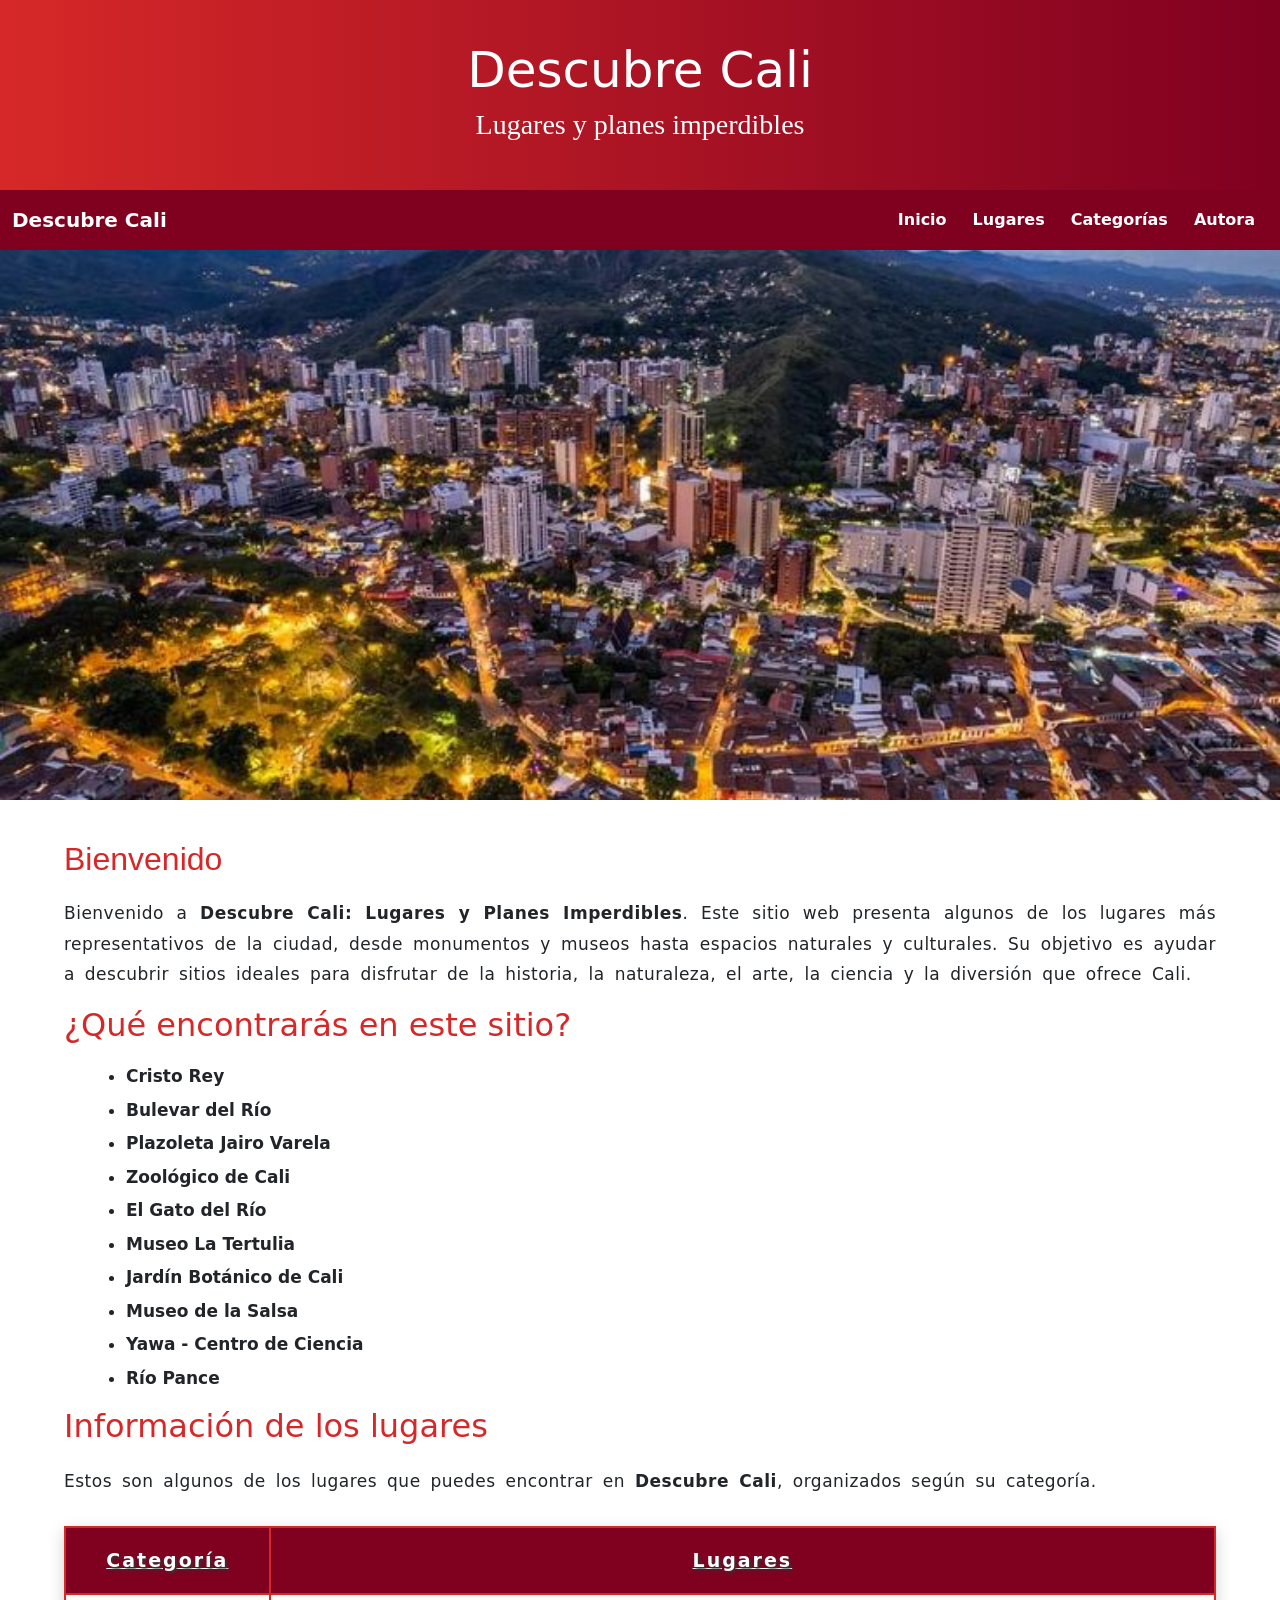
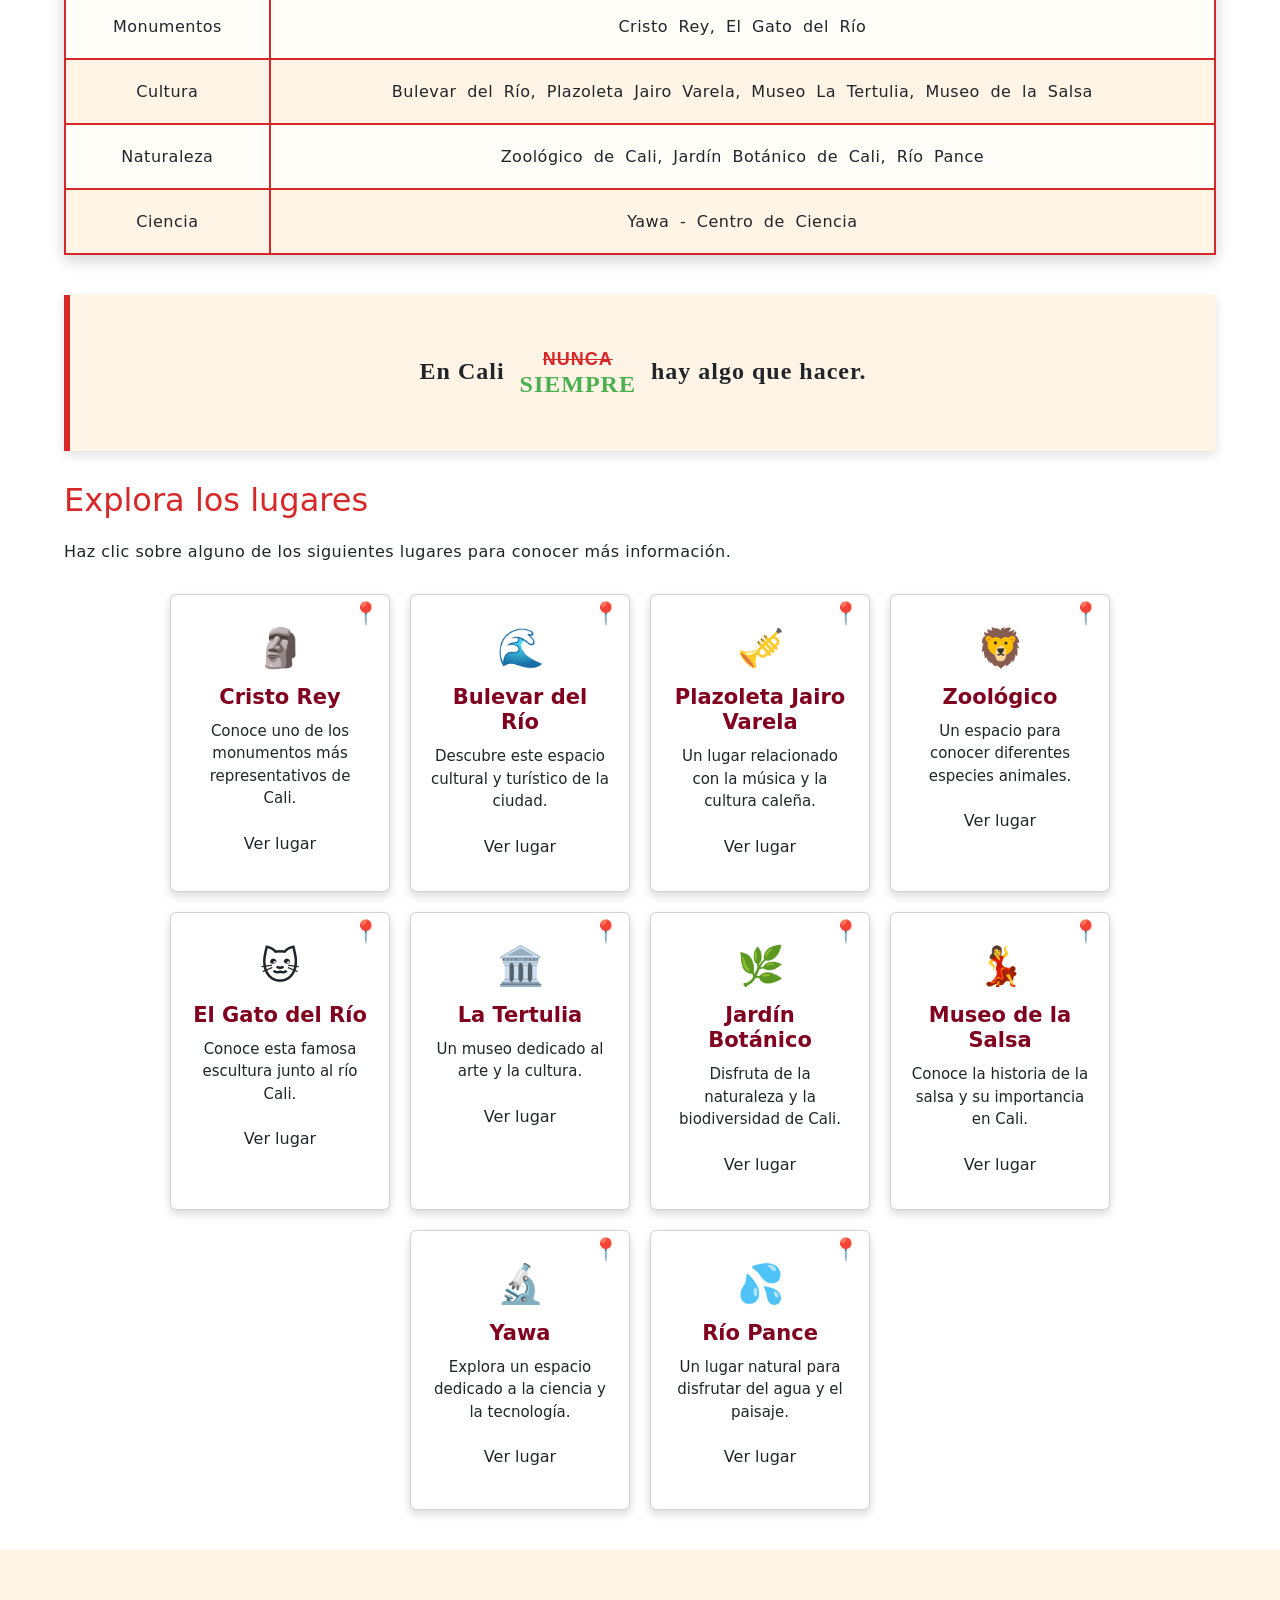
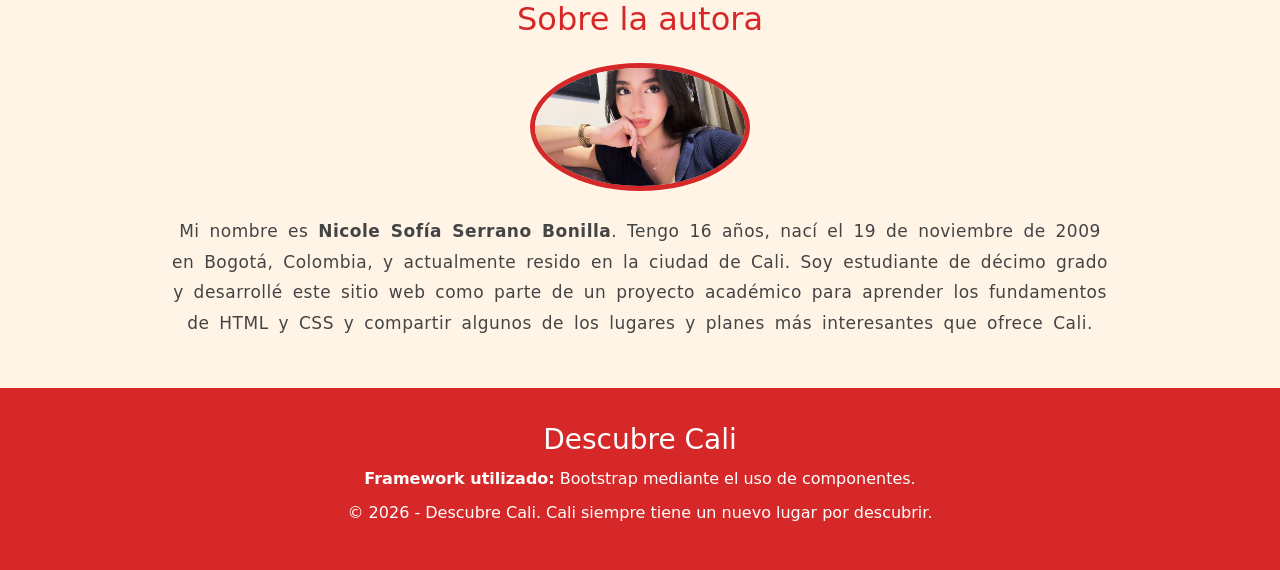
<file: index.html>
<!DOCTYPE html>
<html lang="es">

<head>
    <meta charset="UTF-8">
    <meta name="viewport" content="width=device-width, initial-scale=1.0">

    <title>Descubre Cali</title>

    <!-- CSS propio -->
    <link rel="stylesheet" href="css/estilos.css">

    <!-- Bootstrap 5 -->
    <link href="https://cdn.jsdelivr.net/npm/bootstrap@5.3.3/dist/css/bootstrap.min.css" rel="stylesheet">
</head>

<body>

    <!-- HEADER -->
    <header>
        <h1>Descubre Cali</h1>
        <h2 class="subtitulo">Lugares y planes imperdibles</h2>
    </header>

    <!-- MENÚ DE NAVEGACIÓN -->
    <nav class="navbar navbar-expand-lg navbar-dark menu-bootstrap">
        <div class="container-fluid">

            <a class="navbar-brand" href="#bienvenida">
                Descubre Cali
            </a>

            <button class="navbar-toggler" type="button" data-bs-toggle="collapse"
                data-bs-target="#menuPrincipal" aria-controls="menuPrincipal"
                aria-expanded="false" aria-label="Mostrar menú">

                <span class="navbar-toggler-icon"></span>

            </button>

            <div class="collapse navbar-collapse" id="menuPrincipal">

                <div class="navbar-nav ms-auto">

                    <a class="nav-link" href="#bienvenida">Inicio</a>
                    <a class="nav-link" href="#lugares">Lugares</a>
                    <a class="nav-link" href="#categorias">Categorías</a>
                    <a class="nav-link" href="#autora">Autora</a>

                </div>

            </div>

        </div>
    </nav>

    <!-- IMAGEN PRINCIPAL -->
    <section class="imagen-principal">
        <img src="imagenes/cali.jpg" alt="Panorámica de Cali">
    </section>

    <!-- BIENVENIDA -->
    <section>

        <article id="bienvenida">

            <h2 id="titulo-bienvenida">Bienvenido</h2>

            <p id="parrafo-bienvenida" class="texto-principal">
                Bienvenido a <strong>Descubre Cali: Lugares y Planes Imperdibles</strong>.
                Este sitio web presenta algunos de los lugares más representativos de la ciudad,
                desde monumentos y museos hasta espacios naturales y culturales.
                Su objetivo es ayudar a descubrir sitios ideales para disfrutar de la historia,
                la naturaleza, el arte, la ciencia y la diversión que ofrece Cali.
            </p>

        </article>

        <h2>¿Qué encontrarás en este sitio?</h2>

        <div class="lista-lugares">

            <ul>
                <li>Cristo Rey</li>
                <li>Bulevar del Río</li>
                <li>Plazoleta Jairo Varela</li>
                <li>Zoológico de Cali</li>
                <li>El Gato del Río</li>
                <li>Museo La Tertulia</li>
                <li>Jardín Botánico de Cali</li>
                <li>Museo de la Salsa</li>
                <li>Yawa - Centro de Ciencia</li>
                <li>Río Pance</li>
            </ul>

        </div>

        <!-- TABLA -->
        <h2 id="categorias">Información de los lugares</h2>

        <p class="introduccion-tabla">
            Estos son algunos de los lugares que puedes encontrar en
            <strong>Descubre Cali</strong>, organizados según su categoría.
        </p>

        <table class="tabla-cali">

            <thead>
                <tr>
                    <th>Categoría</th>
                    <th>Lugares</th>
                </tr>
            </thead>

            <tbody>

                <tr>
                    <td>Monumentos</td>
                    <td>Cristo Rey, El Gato del Río</td>
                </tr>

                <tr>
                    <td>Cultura</td>
                    <td>
                        Bulevar del Río, Plazoleta Jairo Varela,
                        Museo La Tertulia, Museo de la Salsa
                    </td>
                </tr>

                <tr>
                    <td>Naturaleza</td>
                    <td>
                        Zoológico de Cali, Jardín Botánico de Cali,
                        Río Pance
                    </td>
                </tr>

                <tr>
                    <td>Ciencia</td>
                    <td>Yawa - Centro de Ciencia</td>
                </tr>

            </tbody>

        </table>

        <!-- PROPIEDADES DE TEXTO -->
        <div class="ejemplos-texto">

            <p class="frase-positiva">

                En Cali

                <span class="palabras-cambio">
                    <span class="texto-rayado">NUNCA</span>
                    <span class="siempre">SIEMPRE</span>
                </span>

                hay algo que hacer.

            </p>

        </div>

        <!-- LUGARES -->
        <h2 id="lugares">Explora los lugares</h2>

        <p class="texto-principal">
            Haz clic sobre alguno de los siguientes lugares para conocer más información.
        </p>

        <!-- CARDS DE BOOTSTRAP -->
        <div class="contenedor">

            <a href="lugares/cristorey.html" class="card tarjeta-bootstrap-item">
                <div class="card-body">
                    <div class="emoji-lugar">🗿</div>
                    <h5 class="card-title">Cristo Rey</h5>
                    <p class="card-text">
                        Conoce uno de los monumentos más representativos de Cali.
                    </p>
                    <span class="btn btn-bootstrap-cali">Ver lugar</span>
                </div>
            </a>

            <a href="lugares/bulevar.html" class="card tarjeta-bootstrap-item">
                <div class="card-body">
                    <div class="emoji-lugar">🌊</div>
                    <h5 class="card-title">Bulevar del Río</h5>
                    <p class="card-text">
                        Descubre este espacio cultural y turístico de la ciudad.
                    </p>
                    <span class="btn btn-bootstrap-cali">Ver lugar</span>
                </div>
            </a>

            <a href="lugares/jairo.html" class="card tarjeta-bootstrap-item">
                <div class="card-body">
                    <div class="emoji-lugar">🎺</div>
                    <h5 class="card-title">Plazoleta Jairo Varela</h5>
                    <p class="card-text">
                        Un lugar relacionado con la música y la cultura caleña.
                    </p>
                    <span class="btn btn-bootstrap-cali">Ver lugar</span>
                </div>
            </a>

            <a href="lugares/zoologico.html" class="card tarjeta-bootstrap-item">
                <div class="card-body">
                    <div class="emoji-lugar">🦁</div>
                    <h5 class="card-title">Zoológico</h5>
                    <p class="card-text">
                        Un espacio para conocer diferentes especies animales.
                    </p>
                    <span class="btn btn-bootstrap-cali">Ver lugar</span>
                </div>
            </a>

            <a href="lugares/gato.html" class="card tarjeta-bootstrap-item">
                <div class="card-body">
                    <div class="emoji-lugar">🐱</div>
                    <h5 class="card-title">El Gato del Río</h5>
                    <p class="card-text">
                        Conoce esta famosa escultura junto al río Cali.
                    </p>
                    <span class="btn btn-bootstrap-cali">Ver lugar</span>
                </div>
            </a>

            <a href="lugares/tertulia.html" class="card tarjeta-bootstrap-item">
                <div class="card-body">
                    <div class="emoji-lugar">🏛️</div>
                    <h5 class="card-title">La Tertulia</h5>
                    <p class="card-text">
                        Un museo dedicado al arte y la cultura.
                    </p>
                    <span class="btn btn-bootstrap-cali">Ver lugar</span>
                </div>
            </a>

            <a href="lugares/botanico.html" class="card tarjeta-bootstrap-item">
                <div class="card-body">
                    <div class="emoji-lugar">🌿</div>
                    <h5 class="card-title">Jardín Botánico</h5>
                    <p class="card-text">
                        Disfruta de la naturaleza y la biodiversidad de Cali.
                    </p>
                    <span class="btn btn-bootstrap-cali">Ver lugar</span>
                </div>
            </a>

            <a href="lugares/salsa.html" class="card tarjeta-bootstrap-item">
                <div class="card-body">
                    <div class="emoji-lugar">💃</div>
                    <h5 class="card-title">Museo de la Salsa</h5>
                    <p class="card-text">
                        Conoce la historia de la salsa y su importancia en Cali.
                    </p>
                    <span class="btn btn-bootstrap-cali">Ver lugar</span>
                </div>
            </a>

            <a href="lugares/yawa.html" class="card tarjeta-bootstrap-item">
                <div class="card-body">
                    <div class="emoji-lugar">🔬</div>
                    <h5 class="card-title">Yawa</h5>
                    <p class="card-text">
                        Explora un espacio dedicado a la ciencia y la tecnología.
                    </p>
                    <span class="btn btn-bootstrap-cali">Ver lugar</span>
                </div>
            </a>

            <a href="lugares/pance.html" class="card tarjeta-bootstrap-item">
                <div class="card-body">
                    <div class="emoji-lugar">💦</div>
                    <h5 class="card-title">Río Pance</h5>
                    <p class="card-text">
                        Un lugar natural para disfrutar del agua y el paisaje.
                    </p>
                    <span class="btn btn-bootstrap-cali">Ver lugar</span>
                </div>
            </a>

        </div>

    </section>

    <!-- AUTORA -->
    <aside id="autora">

        <h2>Sobre la autora</h2>

        <img src="imagenes/nicole.jpg" alt="Nicole">

        <p class="texto-principal">
            Mi nombre es <strong>Nicole Sofía Serrano Bonilla</strong>.
            Tengo 16 años, nací el 19 de noviembre de 2009 en Bogotá, Colombia,
            y actualmente resido en la ciudad de Cali.
            Soy estudiante de décimo grado y desarrollé este sitio web como parte
            de un proyecto académico para aprender los fundamentos de HTML y CSS
            y compartir algunos de los lugares y planes más interesantes que ofrece Cali.
        </p>

    </aside>

    <!-- FOOTER -->
    <footer>

        <h3>Descubre Cali</h3>

        <p>
            <strong>Framework utilizado:</strong>
            Bootstrap mediante el uso de componentes.
        </p>

        <p>
            © 2026 - Descubre Cali. Cali siempre tiene un nuevo lugar por descubrir.
        </p>

    </footer>

    <!-- JavaScript de Bootstrap -->
    <script src="https://cdn.jsdelivr.net/npm/bootstrap@5.3.3/dist/js/bootstrap.bundle.min.js"></script>

</body>
</html>
</file>
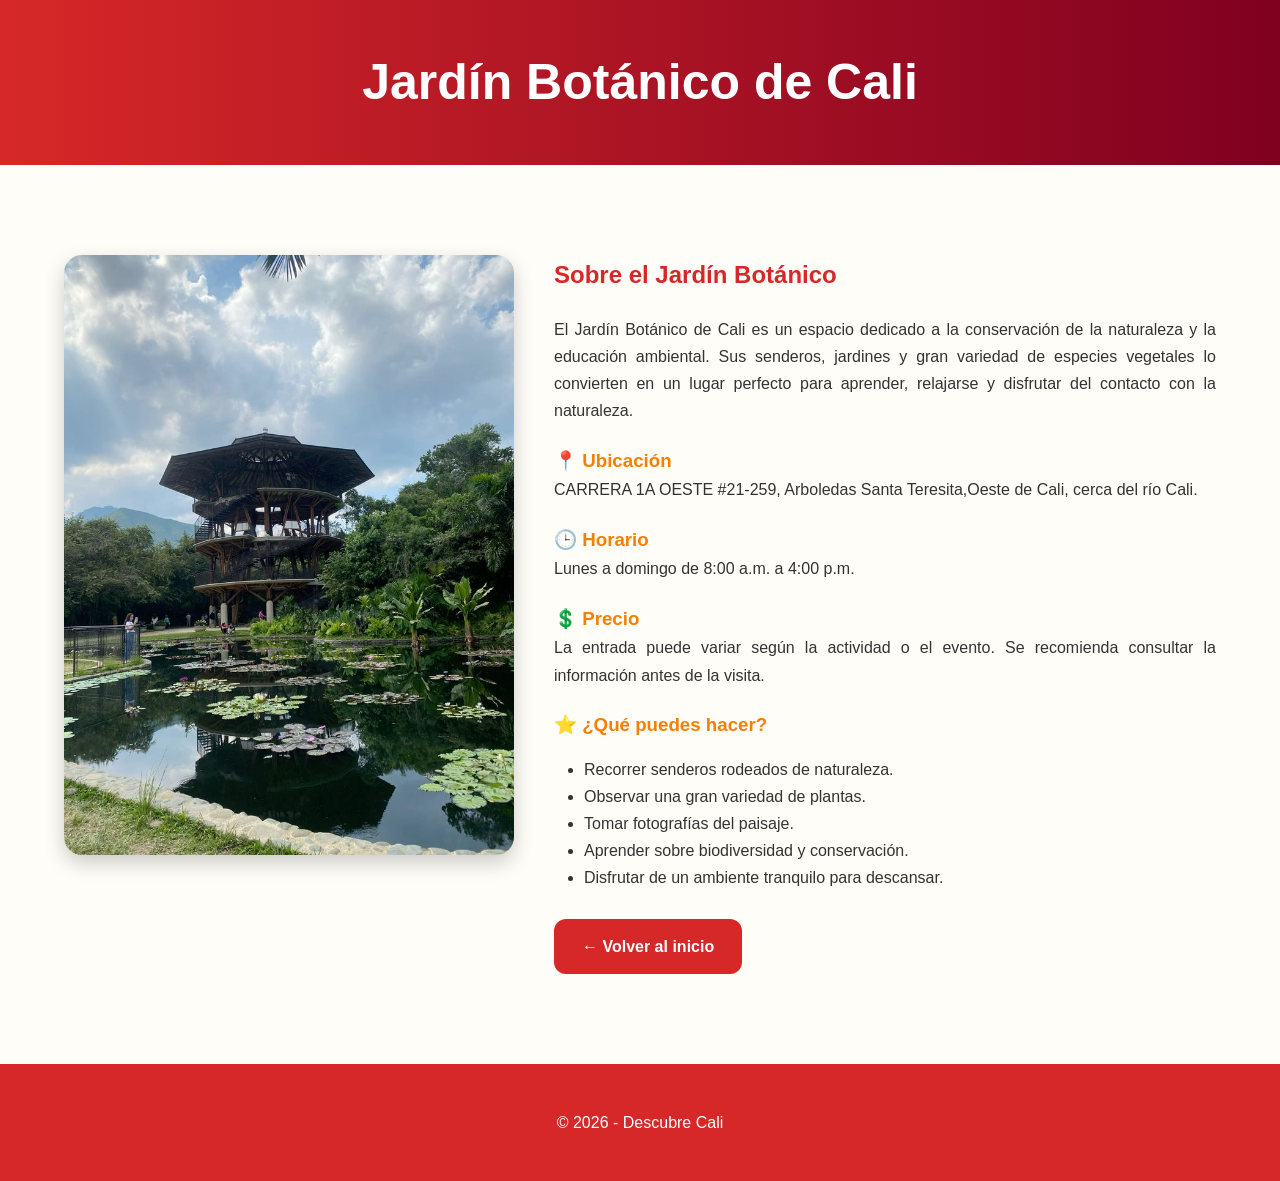
<file: lugares/botanico.html>
<!DOCTYPE html>
<html lang="es">

<head>
    <meta charset="UTF-8">
    <meta name="viewport" content="width=device-width, initial-scale=1.0">
    <title>Jardín Botánico - Descubre Cali</title>

    <link rel="stylesheet" href="../css/estilos.css">
</head>

<body>

<header>
    <h1>Jardín Botánico de Cali</h1>
</header>

<section class="detalle">

    <img src="../imagenes/botanico.jpg" alt="Jardín Botánico de Cali">

    <article>

        <h2>Sobre el Jardín Botánico</h2>

        <p>
            El Jardín Botánico de Cali es un espacio dedicado a la conservación de la
            naturaleza y la educación ambiental. Sus senderos, jardines y gran variedad
            de especies vegetales lo convierten en un lugar perfecto para aprender,
            relajarse y disfrutar del contacto con la naturaleza.
        </p>

        <h3>📍 Ubicación</h3>

        <p>
            CARRERA 1A OESTE #21-259, Arboledas Santa Teresita,Oeste de Cali, cerca del río Cali.
        </p>

        <h3>🕒 Horario</h3>

        <p>
            Lunes a domingo de 8:00 a.m. a 4:00 p.m.
        </p>

        <h3>💲 Precio</h3>

        <p>
            La entrada puede variar según la actividad o el evento. Se recomienda consultar la información antes de la visita.
        </p>

        <h3>⭐ ¿Qué puedes hacer?</h3>

        <ul>
            <li>Recorrer senderos rodeados de naturaleza.</li>
            <li>Observar una gran variedad de plantas.</li>
            <li>Tomar fotografías del paisaje.</li>
            <li>Aprender sobre biodiversidad y conservación.</li>
            <li>Disfrutar de un ambiente tranquilo para descansar.</li>
        </ul>

        <br>

        <a href="../index.html" class="boton">← Volver al inicio</a>

    </article>

</section>

<footer>

    <p>© 2026 - Descubre Cali</p>

</footer>

</body>

</html>
</file>
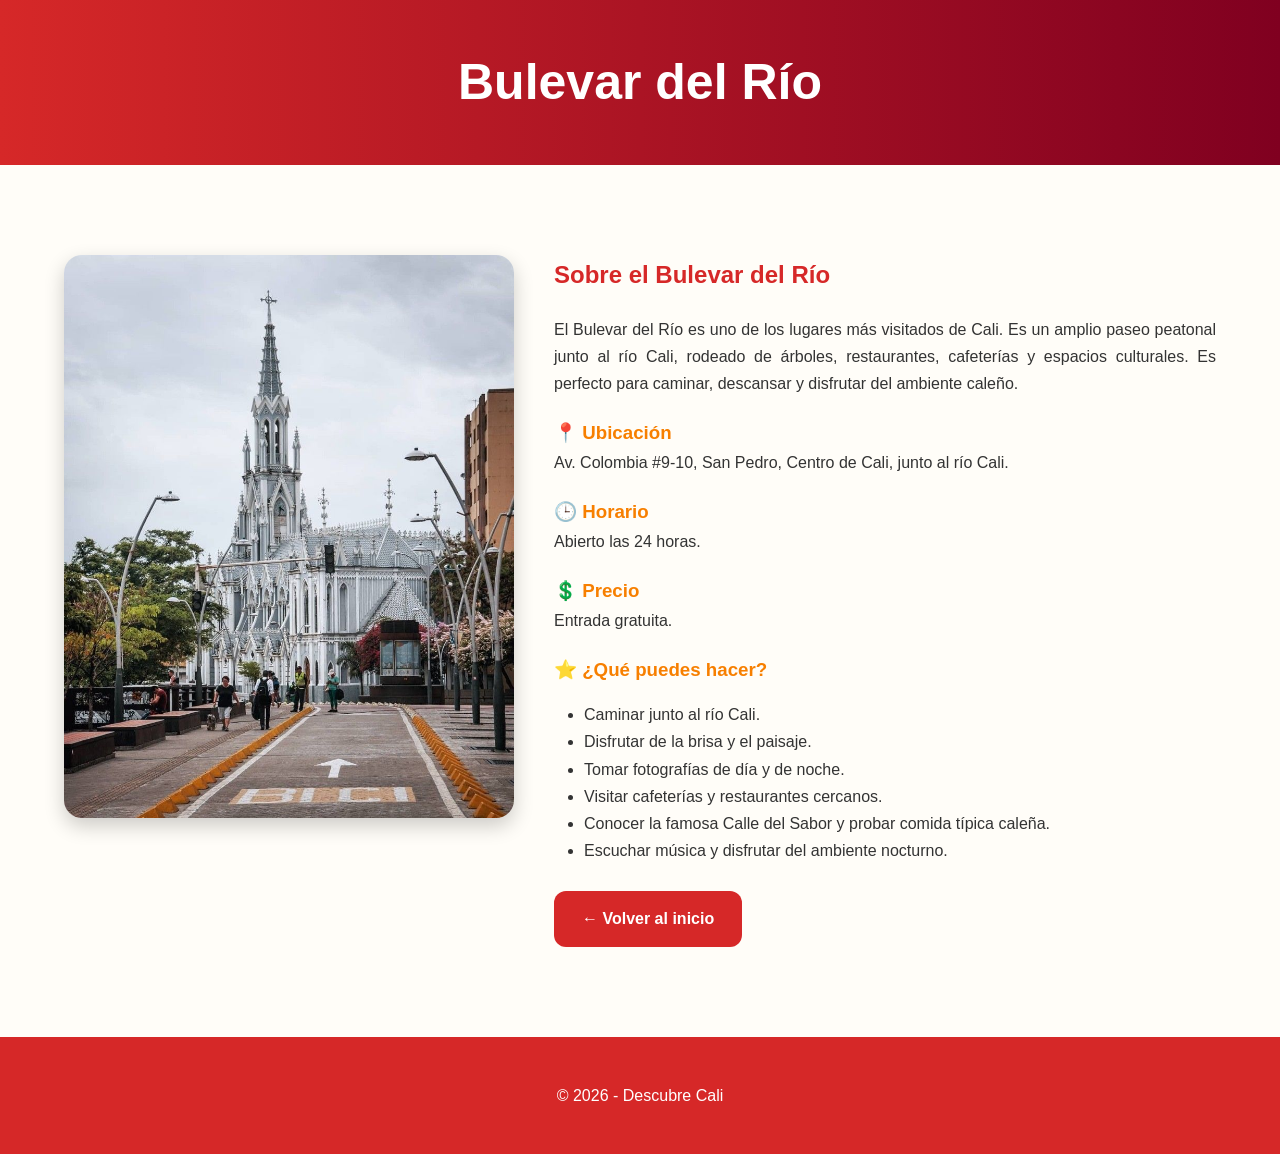
<file: lugares/bulevar.html>
<!DOCTYPE html>
<html lang="es">

<head>
    <meta charset="UTF-8">
    <meta name="viewport" content="width=device-width, initial-scale=1.0">
    <title>Bulevar del Río - Descubre Cali</title>

    <link rel="stylesheet" href="../css/estilos.css">
</head>

<body>

<header>
    <h1>Bulevar del Río</h1>
</header>

<section class="detalle">

    <img src="../imagenes/bulevar.jpg" alt="Bulevar del Río">

    <article>

        <h2>Sobre el Bulevar del Río</h2>

        <p>
            El Bulevar del Río es uno de los lugares más visitados de Cali.
            Es un amplio paseo peatonal junto al río Cali, rodeado de árboles,
            restaurantes, cafeterías y espacios culturales. Es perfecto para
            caminar, descansar y disfrutar del ambiente caleño.
        </p>

        <h3>📍 Ubicación</h3>

        <p>
            Av. Colombia #9-10, San Pedro, Centro de Cali, junto al río Cali.
        </p>

        <h3>🕒 Horario</h3>

        <p>
            Abierto las 24 horas.
        </p>

        <h3>💲 Precio</h3>

        <p>
            Entrada gratuita.
        </p>

        <h3>⭐ ¿Qué puedes hacer?</h3>

        <ul>
            <li>Caminar junto al río Cali.</li>
            <li>Disfrutar de la brisa y el paisaje.</li>
            <li>Tomar fotografías de día y de noche.</li>
            <li>Visitar cafeterías y restaurantes cercanos.</li>
            <li>Conocer la famosa Calle del Sabor y probar comida típica caleña.</li>
            <li>Escuchar música y disfrutar del ambiente nocturno.</li>
        </ul>

        <br>

        <a href="../index.html" class="boton">← Volver al inicio</a>

    </article>

</section>

<footer>

    <p>© 2026 - Descubre Cali</p>

</footer>

</body>

</html>
</file>
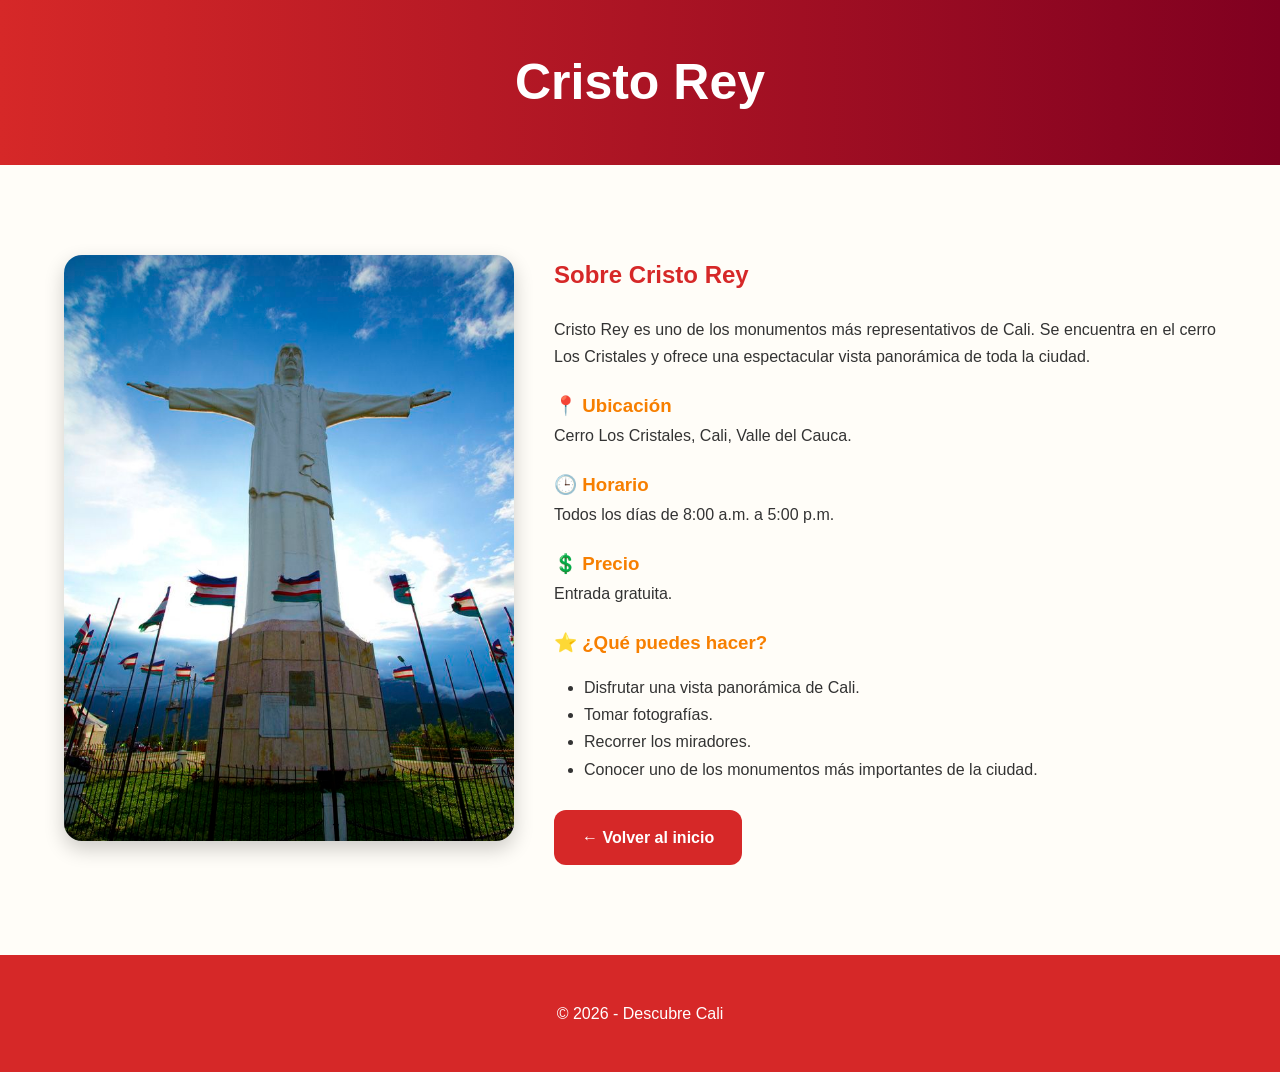
<file: lugares/cristorey.html>
<!DOCTYPE html>
<html lang="es">

<head>
    <meta charset="UTF-8">
    <meta name="viewport" content="width=device-width, initial-scale=1.0">
    <title>Cristo Rey - Descubre Cali</title>

    <link rel="stylesheet" href="../css/estilos.css">
</head>

<body>

<header>
    <h1>Cristo Rey</h1>
</header>

<section class="detalle">

    <img src="../imagenes/cristorey.jpg" alt="Cristo Rey">

    <article>

        <h2>Sobre Cristo Rey</h2>

        <p>
            Cristo Rey es uno de los monumentos más representativos de Cali.
            Se encuentra en el cerro Los Cristales y ofrece una espectacular
            vista panorámica de toda la ciudad.
        </p>

        <h3>📍 Ubicación</h3>

        <p>
            Cerro Los Cristales, Cali, Valle del Cauca.
        </p>

        <h3>🕒 Horario</h3>

        <p>
            Todos los días de 8:00 a.m. a 5:00 p.m.
        </p>

        <h3>💲 Precio</h3>

        <p>
            Entrada gratuita.
        </p>

        <h3>⭐ ¿Qué puedes hacer?</h3>

        <ul>
            <li>Disfrutar una vista panorámica de Cali.</li>
            <li>Tomar fotografías.</li>
            <li>Recorrer los miradores.</li>
            <li>Conocer uno de los monumentos más importantes de la ciudad.</li>
        </ul>

        <br>

        <a href="../index.html" class="boton">← Volver al inicio</a>

    </article>

</section>

<footer>

    <p>© 2026 - Descubre Cali</p>

</footer>

</body>

</html>
</file>
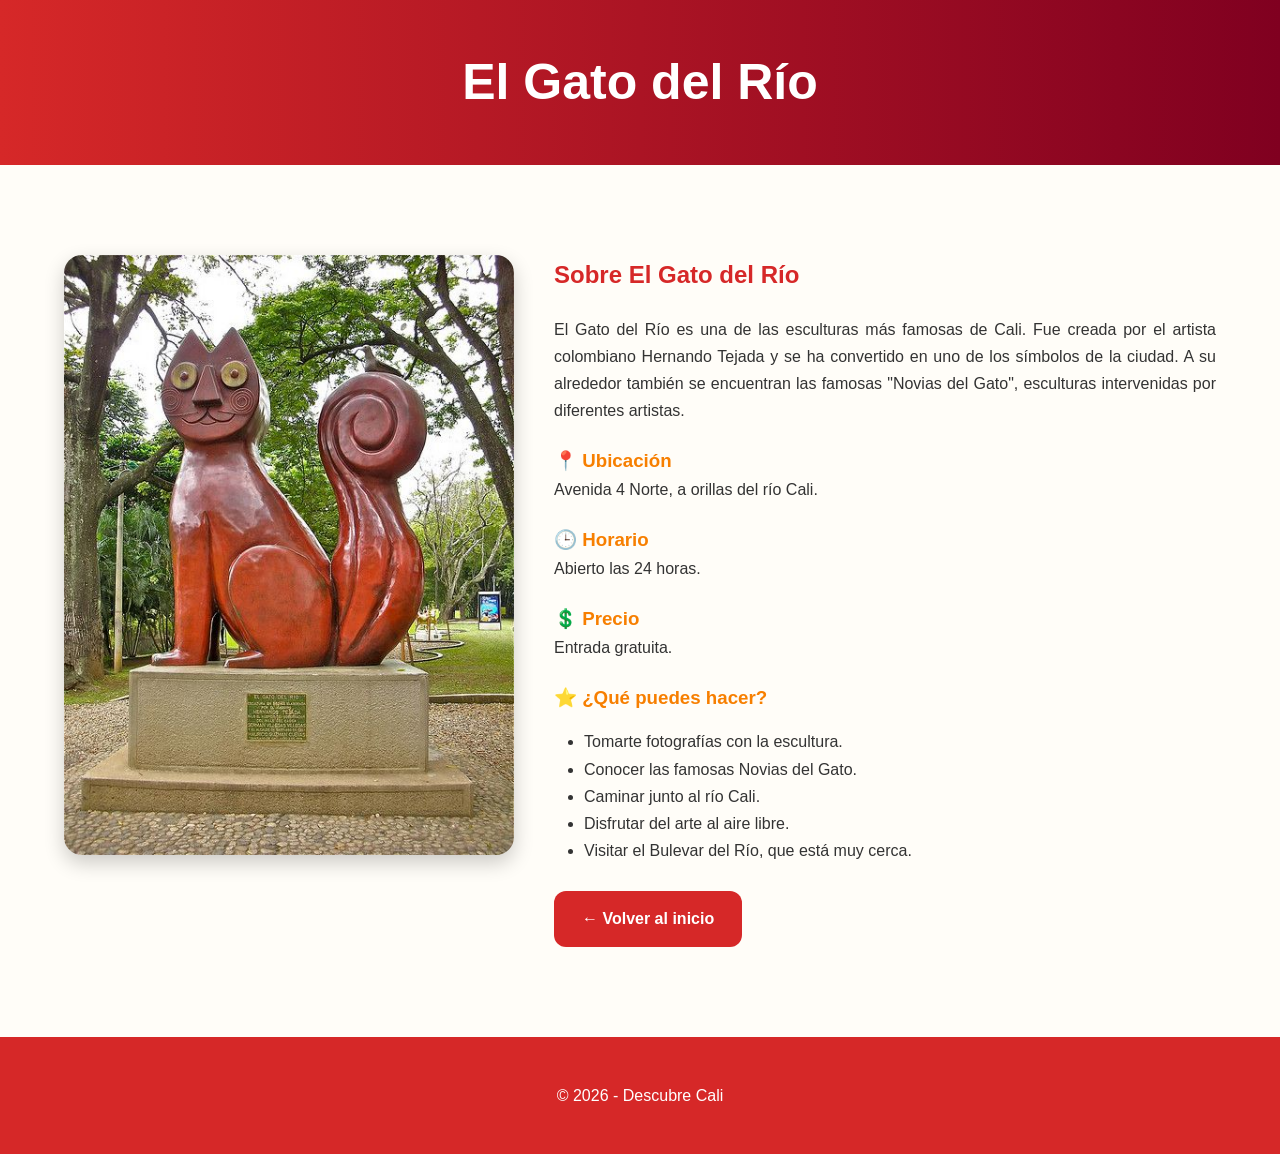
<file: lugares/gato.html>
<!DOCTYPE html>
<html lang="es">

<head>
    <meta charset="UTF-8">
    <meta name="viewport" content="width=device-width, initial-scale=1.0">
    <title>El Gato del Río - Descubre Cali</title>

    <link rel="stylesheet" href="../css/estilos.css">
</head>

<body>

<header>
    <h1>El Gato del Río</h1>
</header>

<section class="detalle">

    <img src="../imagenes/gato.jpg" alt="El Gato del Río">

    <article>

        <h2>Sobre El Gato del Río</h2>

        <p>
            El Gato del Río es una de las esculturas más famosas de Cali.
            Fue creada por el artista colombiano Hernando Tejada y se ha
            convertido en uno de los símbolos de la ciudad. A su alrededor
            también se encuentran las famosas "Novias del Gato", esculturas
            intervenidas por diferentes artistas.
        </p>

        <h3>📍 Ubicación</h3>

        <p>
            Avenida 4 Norte, a orillas del río Cali.
        </p>

        <h3>🕒 Horario</h3>

        <p>
            Abierto las 24 horas.
        </p>

        <h3>💲 Precio</h3>

        <p>
            Entrada gratuita.
        </p>

        <h3>⭐ ¿Qué puedes hacer?</h3>

        <ul>
            <li>Tomarte fotografías con la escultura.</li>
            <li>Conocer las famosas Novias del Gato.</li>
            <li>Caminar junto al río Cali.</li>
            <li>Disfrutar del arte al aire libre.</li>
            <li>Visitar el Bulevar del Río, que está muy cerca.</li>
        </ul>

        <br>

        <a href="../index.html" class="boton">← Volver al inicio</a>

    </article>

</section>

<footer>

    <p>© 2026 - Descubre Cali</p>

</footer>

</body>

</html>
</file>
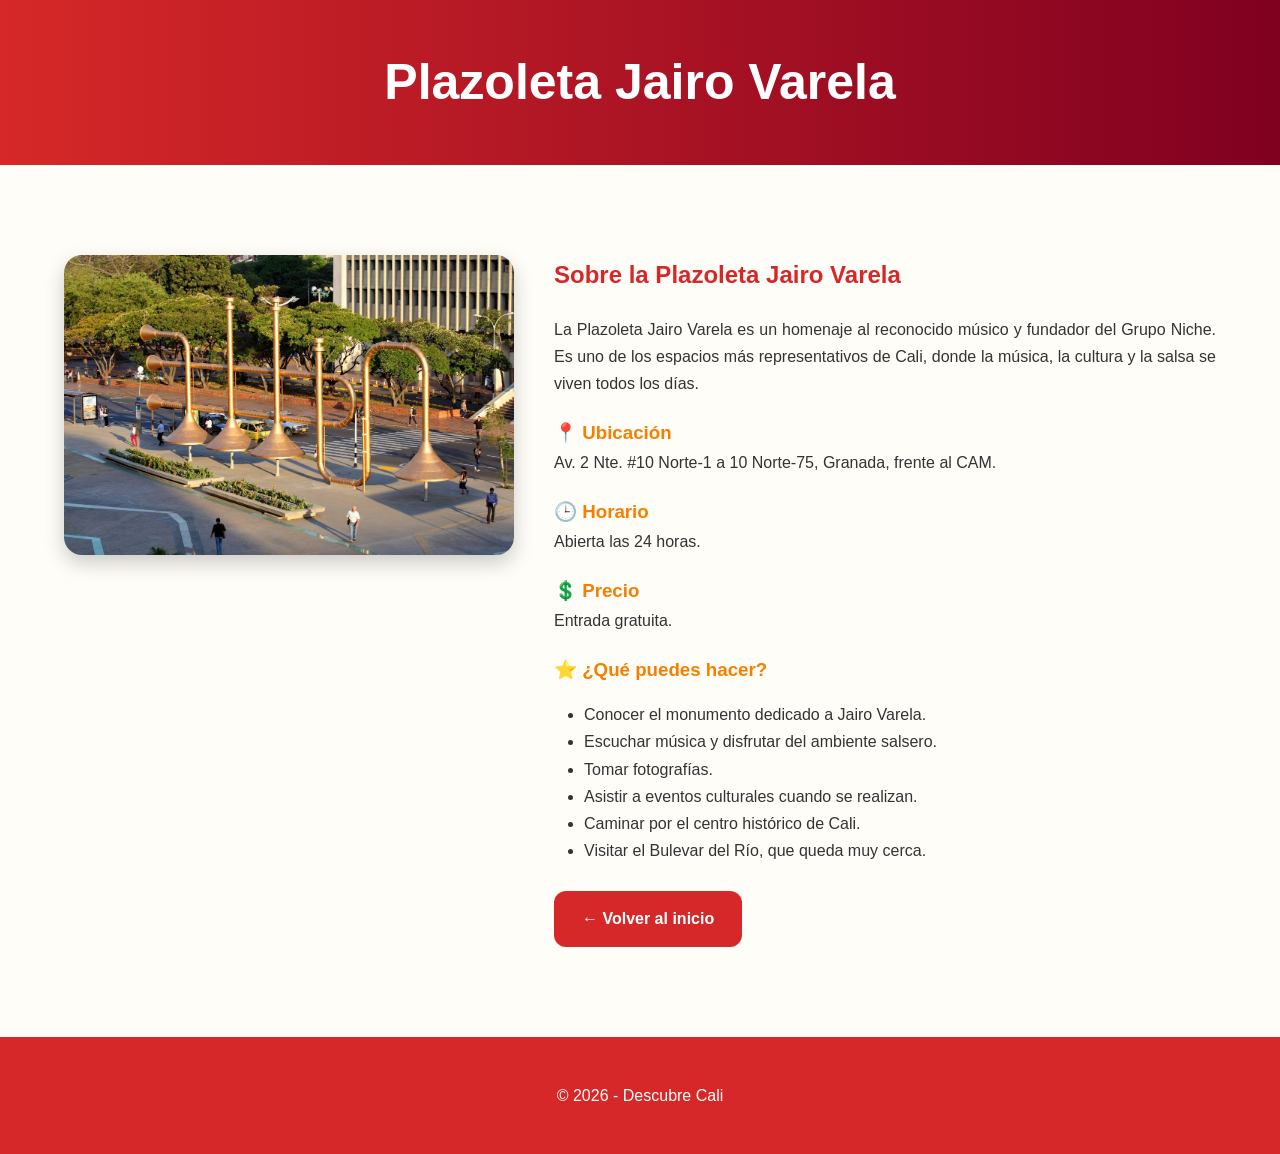
<file: lugares/jairo.html>
<!DOCTYPE html>
<html lang="es">

<head>
    <meta charset="UTF-8">
    <meta name="viewport" content="width=device-width, initial-scale=1.0">
    <title>Plazoleta Jairo Varela - Descubre Cali</title>

    <link rel="stylesheet" href="../css/estilos.css">
</head>

<body>

<header>
    <h1>Plazoleta Jairo Varela</h1>
</header>

<section class="detalle">

    <img src="../imagenes/jairo.jpg" alt="Plazoleta Jairo Varela">

    <article>

        <h2>Sobre la Plazoleta Jairo Varela</h2>

        <p>
            La Plazoleta Jairo Varela es un homenaje al reconocido músico y fundador
            del Grupo Niche. Es uno de los espacios más representativos de Cali,
            donde la música, la cultura y la salsa se viven todos los días.
        </p>

        <h3>📍 Ubicación</h3>

        <p>
            Av. 2 Nte. #10 Norte-1 a 10 Norte-75, Granada, frente al CAM.
        </p>

        <h3>🕒 Horario</h3>

        <p>
            Abierta las 24 horas.
        </p>

        <h3>💲 Precio</h3>

        <p>
            Entrada gratuita.
        </p>

        <h3>⭐ ¿Qué puedes hacer?</h3>

        <ul>
            <li>Conocer el monumento dedicado a Jairo Varela.</li>
            <li>Escuchar música y disfrutar del ambiente salsero.</li>
            <li>Tomar fotografías.</li>
            <li>Asistir a eventos culturales cuando se realizan.</li>
            <li>Caminar por el centro histórico de Cali.</li>
            <li>Visitar el Bulevar del Río, que queda muy cerca.</li>
        </ul>

        <br>

        <a href="../index.html" class="boton">← Volver al inicio</a>

    </article>

</section>

<footer>

    <p>© 2026 - Descubre Cali</p>

</footer>

</body>

</html>
</file>
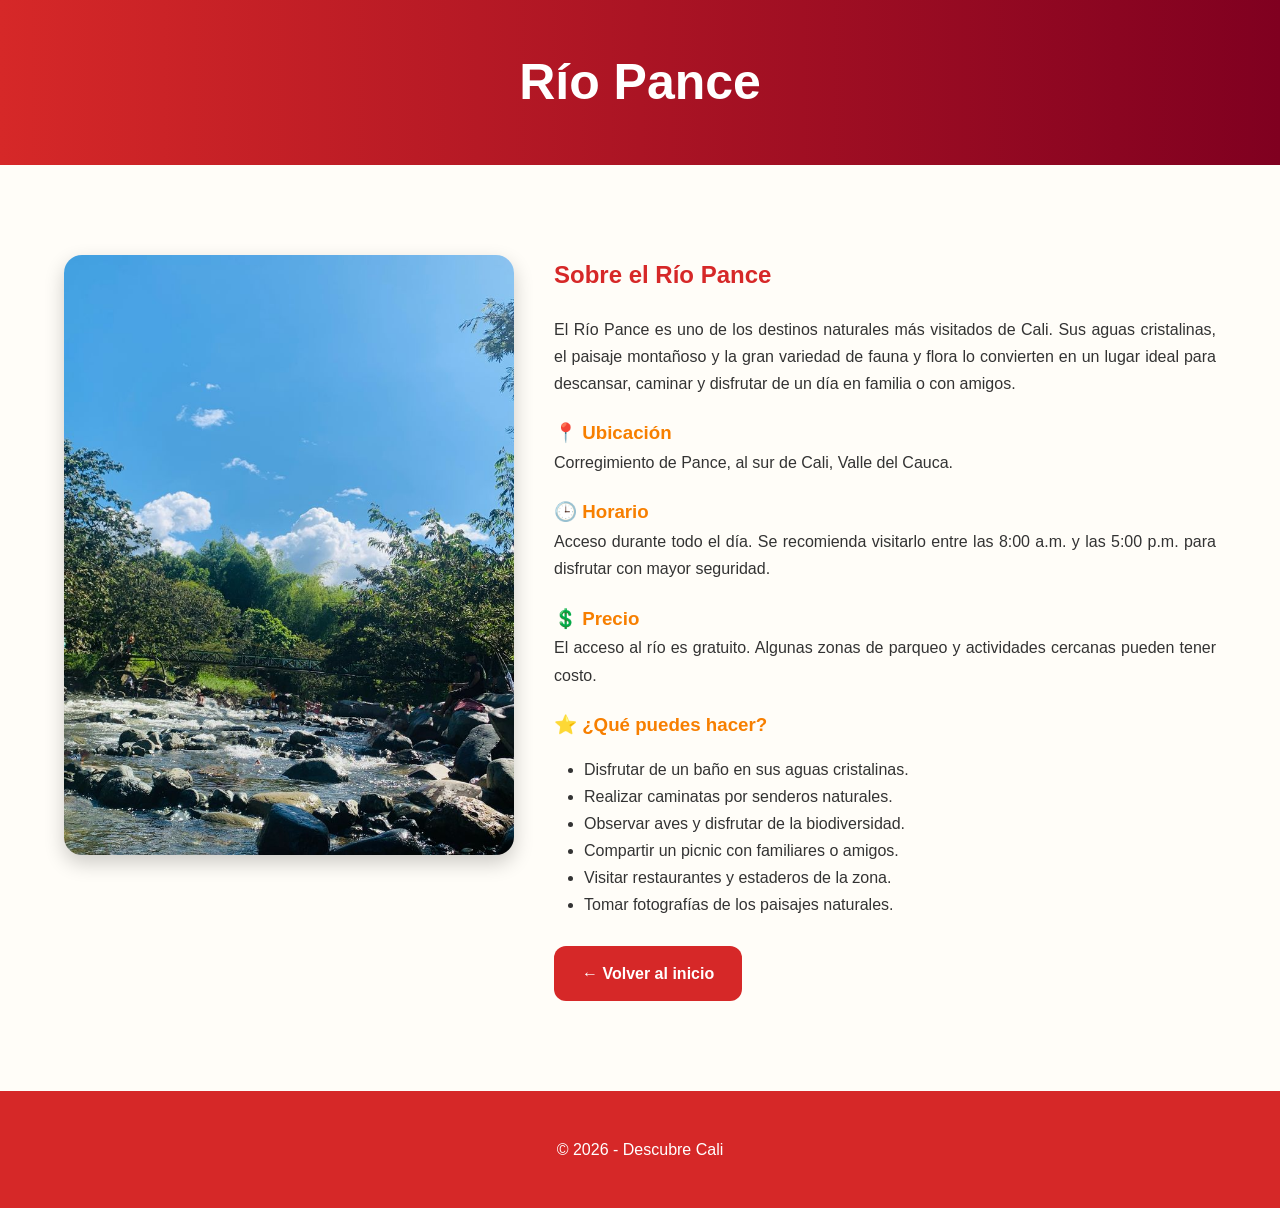
<file: lugares/pance.html>
<!DOCTYPE html>
<html lang="es">

<head>
    <meta charset="UTF-8">
    <meta name="viewport" content="width=device-width, initial-scale=1.0">
    <title>Río Pance - Descubre Cali</title>

    <link rel="stylesheet" href="../css/estilos.css">
</head>

<body>

<header>
    <h1>Río Pance</h1>
</header>

<section class="detalle">

    <img src="../imagenes/pance.jpg" alt="Río Pance">

    <article>

        <h2>Sobre el Río Pance</h2>

        <p>
            El Río Pance es uno de los destinos naturales más visitados de Cali.
            Sus aguas cristalinas, el paisaje montañoso y la gran variedad de
            fauna y flora lo convierten en un lugar ideal para descansar, caminar
            y disfrutar de un día en familia o con amigos.
        </p>

        <h3>📍 Ubicación</h3>

        <p>
            Corregimiento de Pance, al sur de Cali, Valle del Cauca.
        </p>

        <h3>🕒 Horario</h3>

        <p>
            Acceso durante todo el día. Se recomienda visitarlo entre las 8:00 a.m.
            y las 5:00 p.m. para disfrutar con mayor seguridad.
        </p>

        <h3>💲 Precio</h3>

        <p>
            El acceso al río es gratuito. Algunas zonas de parqueo y actividades
            cercanas pueden tener costo.
        </p>

        <h3>⭐ ¿Qué puedes hacer?</h3>

        <ul>
            <li>Disfrutar de un baño en sus aguas cristalinas.</li>
            <li>Realizar caminatas por senderos naturales.</li>
            <li>Observar aves y disfrutar de la biodiversidad.</li>
            <li>Compartir un picnic con familiares o amigos.</li>
            <li>Visitar restaurantes y estaderos de la zona.</li>
            <li>Tomar fotografías de los paisajes naturales.</li>
        </ul>

        <br>

        <a href="../index.html" class="boton">← Volver al inicio</a>

    </article>

</section>

<footer>

    <p>© 2026 - Descubre Cali</p>

</footer>

</body>

</html>
</file>
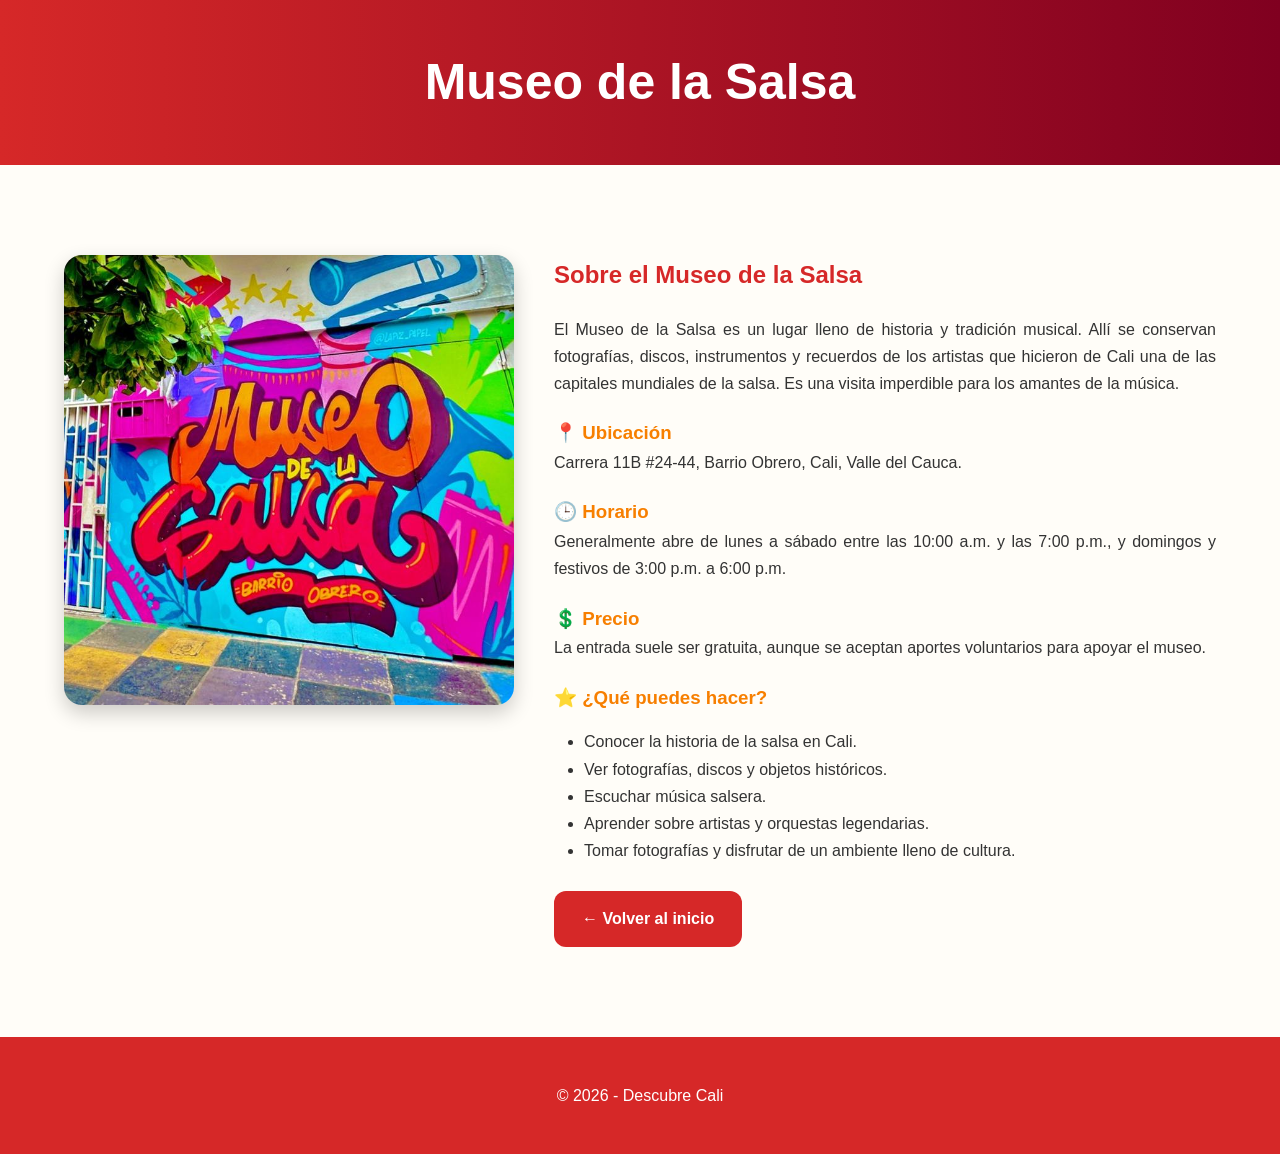
<file: lugares/salsa.html>
<!DOCTYPE html>
<html lang="es">

<head>
    <meta charset="UTF-8">
    <meta name="viewport" content="width=device-width, initial-scale=1.0">
    <title>Museo de la Salsa - Descubre Cali</title>

    <link rel="stylesheet" href="../css/estilos.css">
</head>

<body>

<header>
    <h1>Museo de la Salsa</h1>
</header>

<section class="detalle">

    <img src="../imagenes/salsa.jpg" alt="Museo de la Salsa">

    <article>

        <h2>Sobre el Museo de la Salsa</h2>

        <p>
            El Museo de la Salsa es un lugar lleno de historia y tradición musical.
            Allí se conservan fotografías, discos, instrumentos y recuerdos de los
            artistas que hicieron de Cali una de las capitales mundiales de la salsa.
            Es una visita imperdible para los amantes de la música.
        </p>

        <h3>📍 Ubicación</h3>

        <p>
            Carrera 11B #24-44, Barrio Obrero, Cali, Valle del Cauca.
        </p>

        <h3>🕒 Horario</h3>

        <p>
            Generalmente abre de lunes a sábado entre las 10:00 a.m. y las 7:00 p.m.,
            y domingos y festivos de 3:00 p.m. a 6:00 p.m.
        </p>

        <h3>💲 Precio</h3>

        <p>
            La entrada suele ser gratuita, aunque se aceptan aportes voluntarios para apoyar el museo.
        </p>

        <h3>⭐ ¿Qué puedes hacer?</h3>

        <ul>
            <li>Conocer la historia de la salsa en Cali.</li>
            <li>Ver fotografías, discos y objetos históricos.</li>
            <li>Escuchar música salsera.</li>
            <li>Aprender sobre artistas y orquestas legendarias.</li>
            <li>Tomar fotografías y disfrutar de un ambiente lleno de cultura.</li>
        </ul>

        <br>

        <a href="../index.html" class="boton">← Volver al inicio</a>

    </article>

</section>

<footer>

    <p>© 2026 - Descubre Cali</p>

</footer>

</body>

</html>
</file>
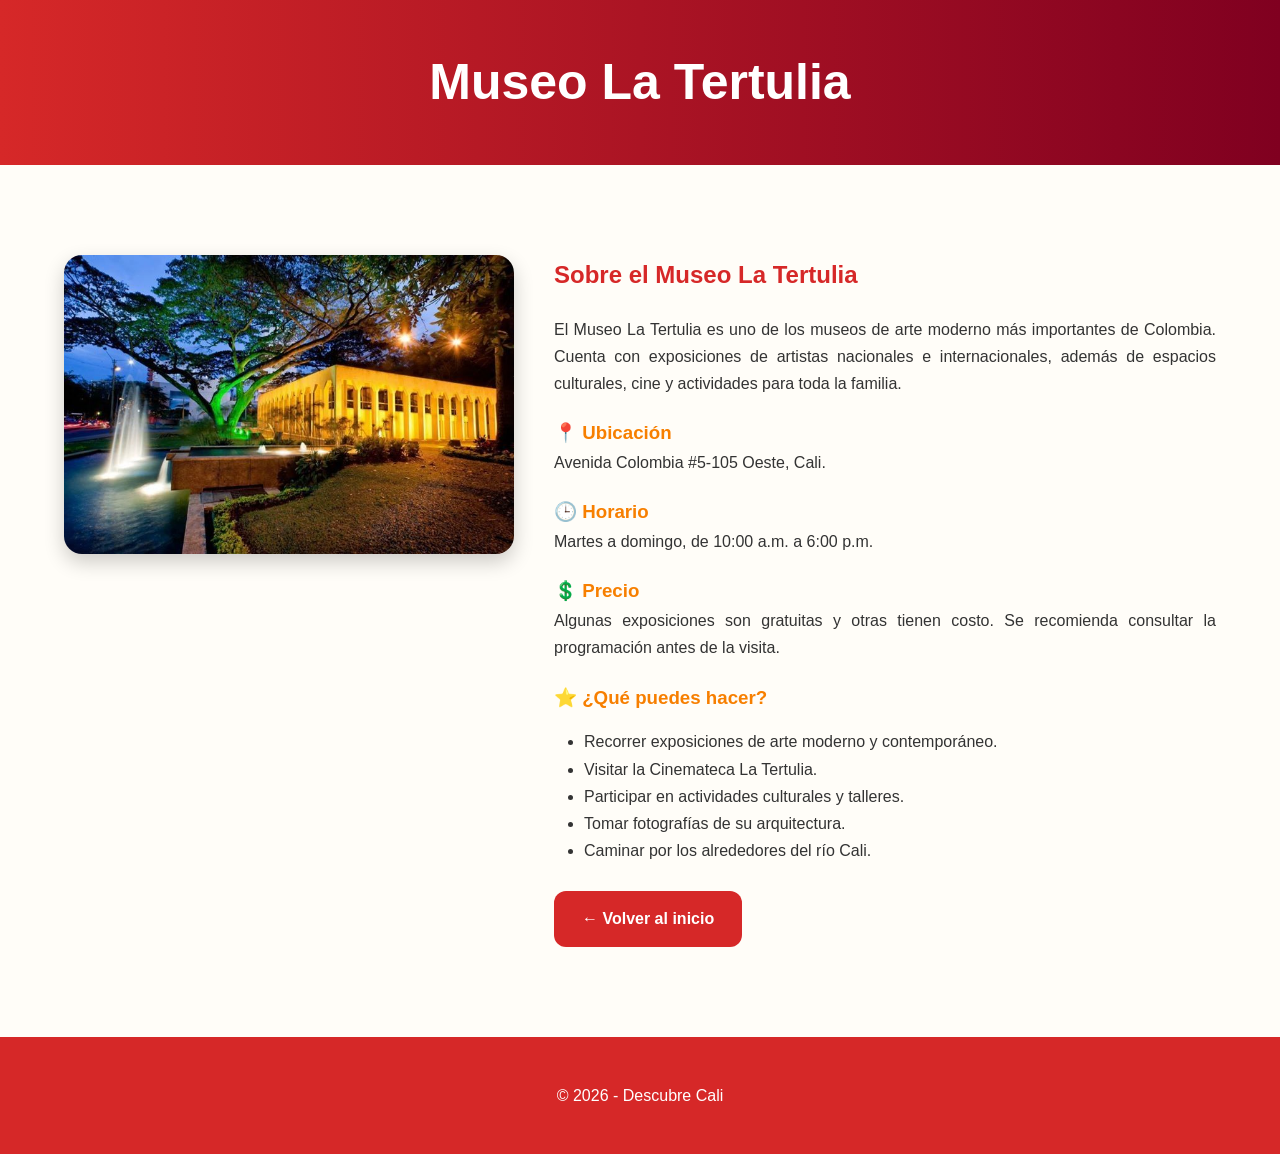
<file: lugares/tertulia.html>
<!DOCTYPE html>
<html lang="es">

<head>
    <meta charset="UTF-8">
    <meta name="viewport" content="width=device-width, initial-scale=1.0">
    <title>Museo La Tertulia - Descubre Cali</title>

    <link rel="stylesheet" href="../css/estilos.css">
</head>

<body>

<header>
    <h1>Museo La Tertulia</h1>
</header>

<section class="detalle">

    <img src="../imagenes/tertulia.jpg" alt="Museo La Tertulia">

    <article>

        <h2>Sobre el Museo La Tertulia</h2>

        <p>
            El Museo La Tertulia es uno de los museos de arte moderno más importantes
            de Colombia. Cuenta con exposiciones de artistas nacionales e internacionales,
            además de espacios culturales, cine y actividades para toda la familia.
        </p>

        <h3>📍 Ubicación</h3>

        <p>
            Avenida Colombia #5-105 Oeste, Cali.
        </p>

        <h3>🕒 Horario</h3>

        <p>
            Martes a domingo, de 10:00 a.m. a 6:00 p.m.
        </p>

        <h3>💲 Precio</h3>

        <p>
            Algunas exposiciones son gratuitas y otras tienen costo. Se recomienda consultar la programación antes de la visita.
        </p>

        <h3>⭐ ¿Qué puedes hacer?</h3>

        <ul>
            <li>Recorrer exposiciones de arte moderno y contemporáneo.</li>
            <li>Visitar la Cinemateca La Tertulia.</li>
            <li>Participar en actividades culturales y talleres.</li>
            <li>Tomar fotografías de su arquitectura.</li>
            <li>Caminar por los alrededores del río Cali.</li>
        </ul>

        <br>

        <a href="../index.html" class="boton">← Volver al inicio</a>

    </article>

</section>

<footer>

    <p>© 2026 - Descubre Cali</p>

</footer>

</body>

</html>
</file>
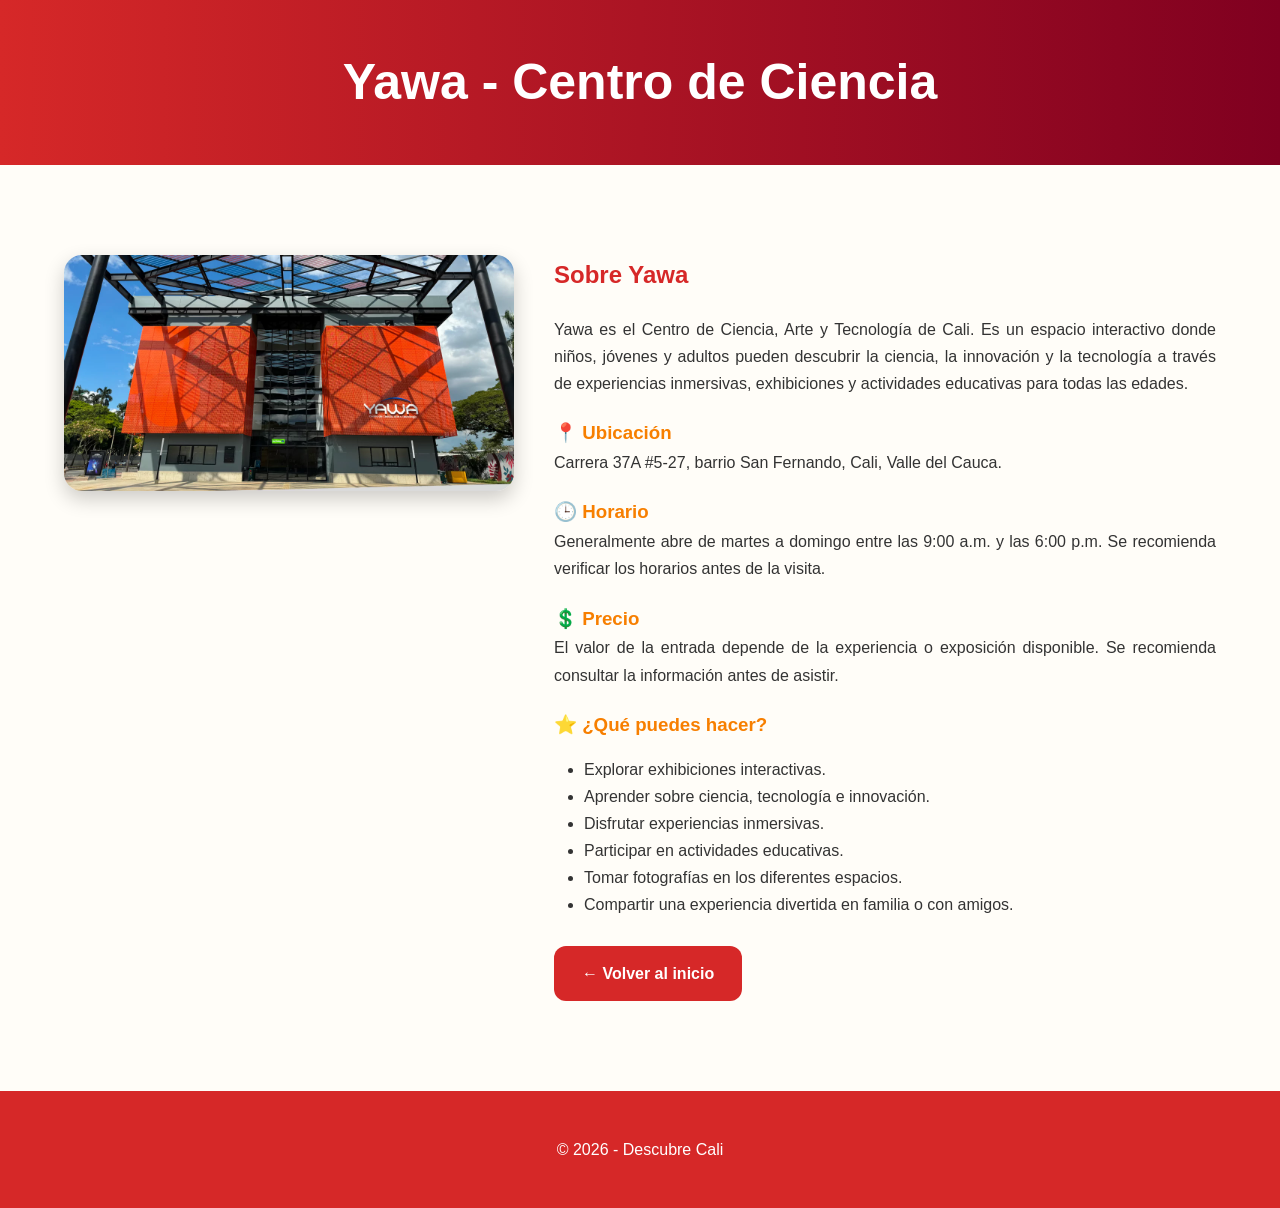
<file: lugares/yawa.html>
<!DOCTYPE html>
<html lang="es">

<head>
    <meta charset="UTF-8">
    <meta name="viewport" content="width=device-width, initial-scale=1.0">
    <title>Yawa - Centro de Ciencia - Descubre Cali</title>

    <link rel="stylesheet" href="../css/estilos.css">
</head>

<body>

<header>
    <h1>Yawa - Centro de Ciencia</h1>
</header>

<section class="detalle">

    <img src="../imagenes/yawa.jpg" alt="Yawa Centro de Ciencia">

    <article>

        <h2>Sobre Yawa</h2>

        <p>
            Yawa es el Centro de Ciencia, Arte y Tecnología de Cali. Es un espacio
            interactivo donde niños, jóvenes y adultos pueden descubrir la ciencia,
            la innovación y la tecnología a través de experiencias inmersivas,
            exhibiciones y actividades educativas para todas las edades.
        </p>

        <h3>📍 Ubicación</h3>

        <p>
            Carrera 37A #5-27, barrio San Fernando, Cali, Valle del Cauca.
        </p>

        <h3>🕒 Horario</h3>

        <p>
            Generalmente abre de martes a domingo entre las 9:00 a.m. y las 6:00 p.m.
            Se recomienda verificar los horarios antes de la visita.
        </p>

        <h3>💲 Precio</h3>

        <p>
            El valor de la entrada depende de la experiencia o exposición disponible.
            Se recomienda consultar la información antes de asistir.
        </p>

        <h3>⭐ ¿Qué puedes hacer?</h3>

        <ul>
            <li>Explorar exhibiciones interactivas.</li>
            <li>Aprender sobre ciencia, tecnología e innovación.</li>
            <li>Disfrutar experiencias inmersivas.</li>
            <li>Participar en actividades educativas.</li>
            <li>Tomar fotografías en los diferentes espacios.</li>
            <li>Compartir una experiencia divertida en familia o con amigos.</li>
        </ul>

        <br>

        <a href="../index.html" class="boton">← Volver al inicio</a>

    </article>

</section>

<footer>

    <p>© 2026 - Descubre Cali</p>

</footer>

</body>

</html>
</file>
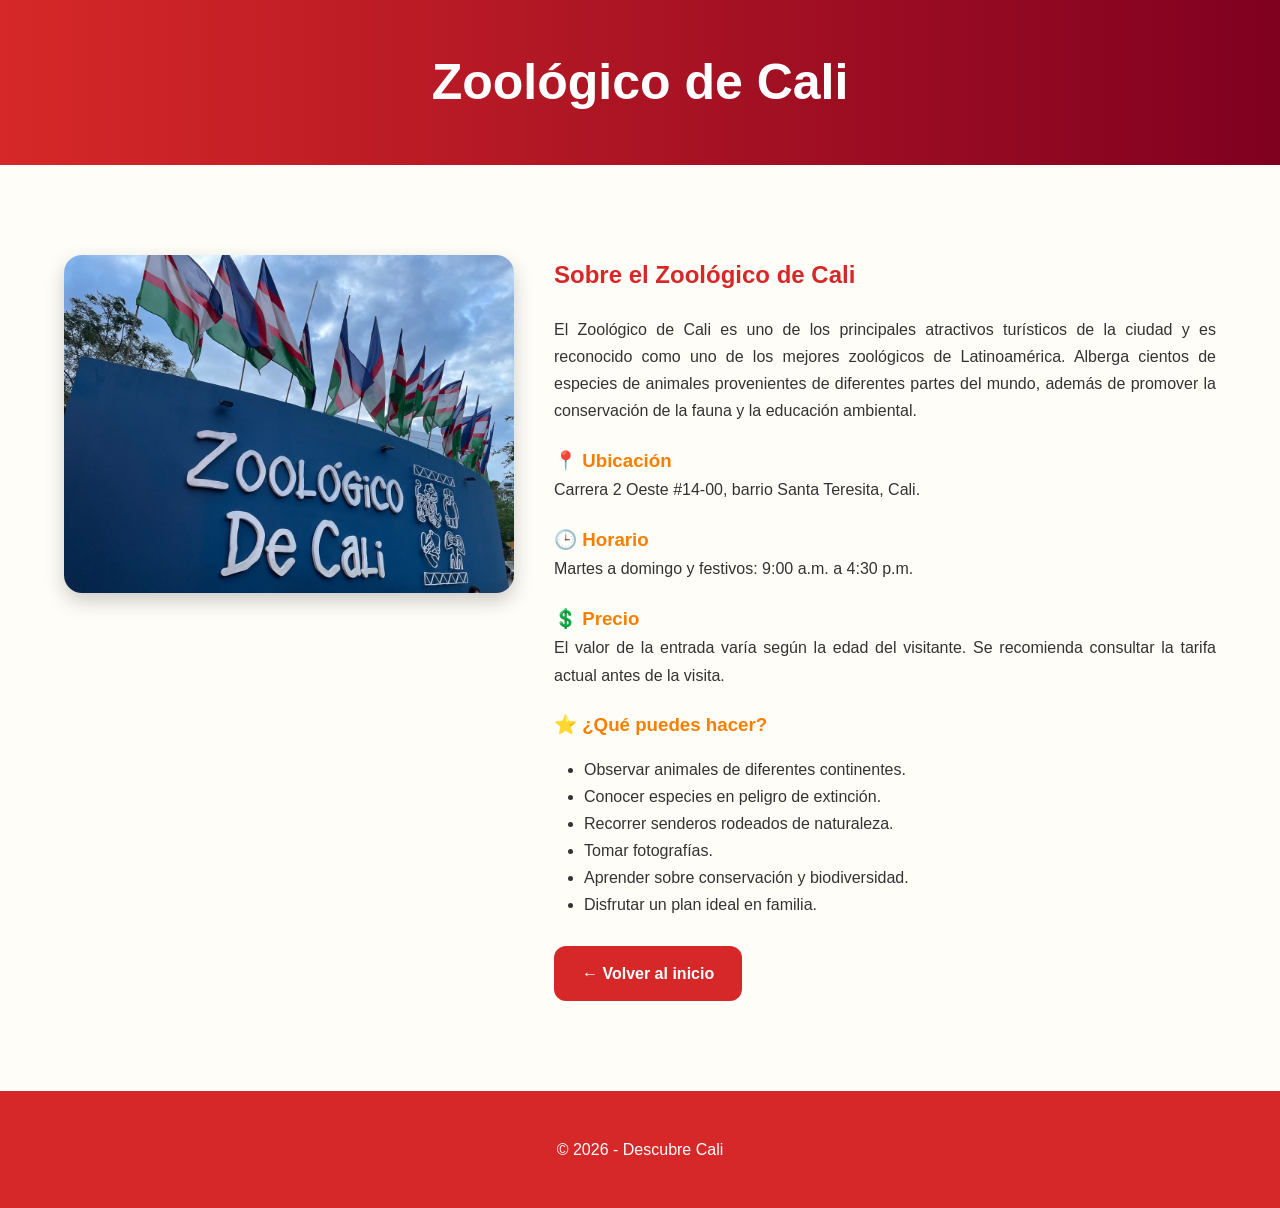
<file: lugares/zoologico.html>
<!DOCTYPE html>
<html lang="es">

<head>
    <meta charset="UTF-8">
    <meta name="viewport" content="width=device-width, initial-scale=1.0">
    <title>Zoológico de Cali - Descubre Cali</title>

    <link rel="stylesheet" href="../css/estilos.css">
</head>

<body>

<header>
    <h1>Zoológico de Cali</h1>
</header>

<section class="detalle">

    <img src="../imagenes/zoologico.jpg" alt="Zoológico de Cali">

    <article>

        <h2>Sobre el Zoológico de Cali</h2>

        <p>
            El Zoológico de Cali es uno de los principales atractivos turísticos de la ciudad
            y es reconocido como uno de los mejores zoológicos de Latinoamérica.
            Alberga cientos de especies de animales provenientes de diferentes partes del mundo,
            además de promover la conservación de la fauna y la educación ambiental.
        </p>

        <h3>📍 Ubicación</h3>

        <p>
            Carrera 2 Oeste #14-00, barrio Santa Teresita, Cali.
        </p>

        <h3>🕒 Horario</h3>

        <p>
            Martes a domingo y festivos: 9:00 a.m. a 4:30 p.m.
        </p>

        <h3>💲 Precio</h3>

        <p>
            El valor de la entrada varía según la edad del visitante. Se recomienda consultar la tarifa actual antes de la visita.
        </p>

        <h3>⭐ ¿Qué puedes hacer?</h3>

        <ul>
            <li>Observar animales de diferentes continentes.</li>
            <li>Conocer especies en peligro de extinción.</li>
            <li>Recorrer senderos rodeados de naturaleza.</li>
            <li>Tomar fotografías.</li>
            <li>Aprender sobre conservación y biodiversidad.</li>
            <li>Disfrutar un plan ideal en familia.</li>
        </ul>

        <br>

        <a href="../index.html" class="boton">← Volver al inicio</a>

    </article>

</section>

<footer>

    <p>© 2026 - Descubre Cali</p>

</footer>

</body>

</html>
</file>
<file: css/estilos.css>
* {
    margin: 0;
    padding: 0;
    box-sizing: border-box;
}

body {
    font-family: Arial, Helvetica, sans-serif;
    background: #FFFDF8;
    color: #333;
    line-height: 1.7;
}

/* HEADER */

header {
    background: linear-gradient(to right, #D62828, #800020);
    color: white;
    text-align: center;
    padding: 40px;
}

header h1 {
    font-size: 50px;
}

header h2 {
    font-weight: normal;
}

.subtitulo {
    font-size: 28px;
    font-family: Georgia, "Times New Roman", serif;
}

/* MENÚ BOOTSTRAP */

.menu-bootstrap {
    background: #800020;
    min-height: 60px;
}

.menu-bootstrap .navbar-brand {
    font-weight: bold;
    color: white;
}

.menu-bootstrap .nav-link {
    color: white;
    font-weight: bold;
    margin: 0 5px;
    transition: 0.3s;
}

.menu-bootstrap .nav-link:hover {
    background: #FCBF49;
    color: #333;
    border-radius: 5px;
}

/* IMAGEN PRINCIPAL */

.imagen-principal {
    width: 100%;
    margin: 0;
    padding: 0;
}

.imagen-principal img {
    width: 100%;
    max-height: 550px;
    object-fit: cover;
    display: block;
}

/* SECCIONES */

section {
    width: 90%;
    margin: auto;
    padding: 40px 0;
}

section h2 {
    color: #D62828;
    margin-bottom: 20px;
}

section p {
    text-align: justify;
}

/* TEXTOS */

section article p.texto-principal,
aside p.texto-principal {
    font-size: 17px;
    line-height: 1.8;
    word-spacing: 4px;
}

#parrafo-bienvenida,
.texto-principal {
    letter-spacing: 0.5px;
}

#titulo-bienvenida {
    font-family: "Trebuchet MS", Arial, sans-serif;
}

/* LISTA */

ul {
    margin-left: 30px;
    margin-top: 15px;
}

.lista-lugares ul li {
    margin-bottom: 8px;
    font-size: 17px;
    font-weight: bold;
}

.lista-lugares ul li:hover {
    color: #D62828;
    transform: translateX(5px);
    transition: 0.3s;
}

/* TABLA */

.tabla-cali {
    width: 100%;
    margin-top: 30px;
    margin-bottom: 40px;
    border-collapse: collapse;
    background: white;
    text-align: center;
    box-shadow: 0px 5px 15px rgba(0, 0, 0, 0.18);
    font-size: 16px;
}

.tabla-cali th {
    background: #800020;
    color: white;
    padding: 18px;
    font-size: 19px;
    text-align: center;
    letter-spacing: 2px;
    line-height: 1.5;
    text-decoration: underline;
    text-shadow: 2px 2px 3px #333;
    border: 2px solid #D62828;
}

.tabla-cali td {
    padding: 18px;
    border: 2px solid #D62828;
    font-size: 16px;
    line-height: 1.7;
    word-spacing: 5px;
    letter-spacing: 0.5px;
    text-align: center;
}

.tabla-cali tr:nth-child(even) {
    background: #FFF4E6;
}

.tabla-cali tr:nth-child(odd) {
    background: #FFFDF8;
}

.tabla-cali tr:hover {
    background: #FCBF49;
    transition: 0.3s;
}

/* TEXTO DECORATIVO */

.introduccion-tabla {
    text-align: justify;
    font-size: 17px;
    line-height: 1.8;
    word-spacing: 4px;
    letter-spacing: 0.5px;
}

.ejemplos-texto {
    background: #FFF4E6;
    border-left: 6px solid #D62828;
    padding: 25px;
    margin: 30px 0;
    box-shadow: 0px 4px 10px rgba(0, 0, 0, 0.12);
}

.frase-positiva {
    text-align: center;
    font-family: Georgia, "Times New Roman", serif;
    font-size: 24px;
    font-weight: bold;
    letter-spacing: 1px;
    margin: 30px 0;
}

.palabras-cambio {
    display: inline-flex;
    flex-direction: column;
    align-items: center;
    justify-content: center;
    vertical-align: middle;
    line-height: 1;
    margin: 0 8px;
}

.texto-rayado {
    color: #D62828;
    text-decoration: line-through;
    font-family: "Trebuchet MS", Arial, sans-serif;
    font-weight: bold;
    font-size: 18px;
}

.siempre {
    color: #4CAF50;
    font-family: Georgia, "Times New Roman", serif;
    font-weight: bold;
    font-size: 24px;
    margin-top: 4px;
}

/* TARJETAS BOOTSTRAP */

.contenedor {
    display: flex;
    flex-wrap: wrap;
    justify-content: center;
    gap: 20px;
    margin-top: 30px;
}

.tarjeta-bootstrap-item {
    width: 220px;
    min-height: 280px;
    background: white;
    border: 3px solid #D62828;
    border-radius: 18px;
    text-align: center;
    text-decoration: none;
    color: #333;
    transition: 0.3s;
    box-shadow: 0px 4px 10px rgba(0, 0, 0, 0.15);
    overflow: visible;
    position: relative;
}

/* AGUJITA ROJA */

.tarjeta-bootstrap-item::after {
    content: "📍";
    position: absolute;
    top: 8px;
    right: 10px;
    font-size: 22px;
    line-height: 1;
    z-index: 10;
}

/* EFECTO AL PASAR EL MOUSE */

.tarjeta-bootstrap-item:hover {
    background: #FCBF49;
    color: #333;
    transform: translateY(-10px);
    box-shadow: 0px 10px 20px rgba(0, 0, 0, 0.25);
}

.tarjeta-bootstrap-item .card-body {
    padding: 25px 20px;
}

.emoji-lugar {
    font-size: 38px;
    margin-bottom: 8px;
}

.tarjeta-bootstrap-item .card-title {
    font-size: 21px;
    font-weight: bold;
    color: #800020;
    margin-bottom: 10px;
}

.tarjeta-bootstrap-item .card-text {
    font-size: 15px;
    text-align: center;
    margin-bottom: 15px;
}

.btn-bootstrap-cali {
    background: #D62828;
    color: white;
    border: none;
    font-weight: bold;
}

.btn-bootstrap-cali:hover {
    background: #800020;
    color: white;
}

/* AUTORA */

aside {
    background: #FFF4E6;
    color: #444;
    text-align: center;
    padding: 50px;
}

aside h2 {
    color: #D62828;
    margin-bottom: 25px;
}

aside img {
    width: 220px;
    border-radius: 50%;
    margin-bottom: 25px;
    border: 5px solid #D62828;
}

aside p {
    width: 80%;
    margin: auto;
}

/* FOOTER */

footer {
    background: #D62828;
    color: white;
    text-align: center;
    padding: 35px;
}

footer p {
    margin: 10px;
}

/* PÁGINAS DE LUGARES */

.detalle {
    width: 90%;
    max-width: 1200px;
    margin: 50px auto;
    display: flex;
    gap: 40px;
    align-items: flex-start;
}

.detalle img {
    width: 450px;
    border-radius: 18px;
    box-shadow: 0px 8px 20px rgba(0, 0, 0, 0.2);
}

.detalle article {
    flex: 1;
}

.detalle h2 {
    color: #D62828;
    margin-bottom: 20px;
}

.detalle h3 {
    color: #F77F00;
    margin-top: 20px;
}

.boton {
    display: inline-block;
    background: #D62828;
    color: white;
    padding: 14px 28px;
    border-radius: 12px;
    text-decoration: none;
    font-weight: bold;
    transition: 0.3s;
}

.boton:hover {
    background: #4CAF50;
}

/* RESPONSIVE */

@media (max-width: 768px) {

    header h1 {
        font-size: 38px;
    }

    header h2 {
        font-size: 22px;
    }

    section {
        width: 94%;
    }

    .tarjeta-bootstrap-item {
        width: 90%;
        max-width: 320px;
    }

    aside p {
        width: 95%;
    }

    .tabla-cali {
        font-size: 14px;
    }

    .tabla-cali th,
    .tabla-cali td {
        padding: 10px;
    }
}
</file>
